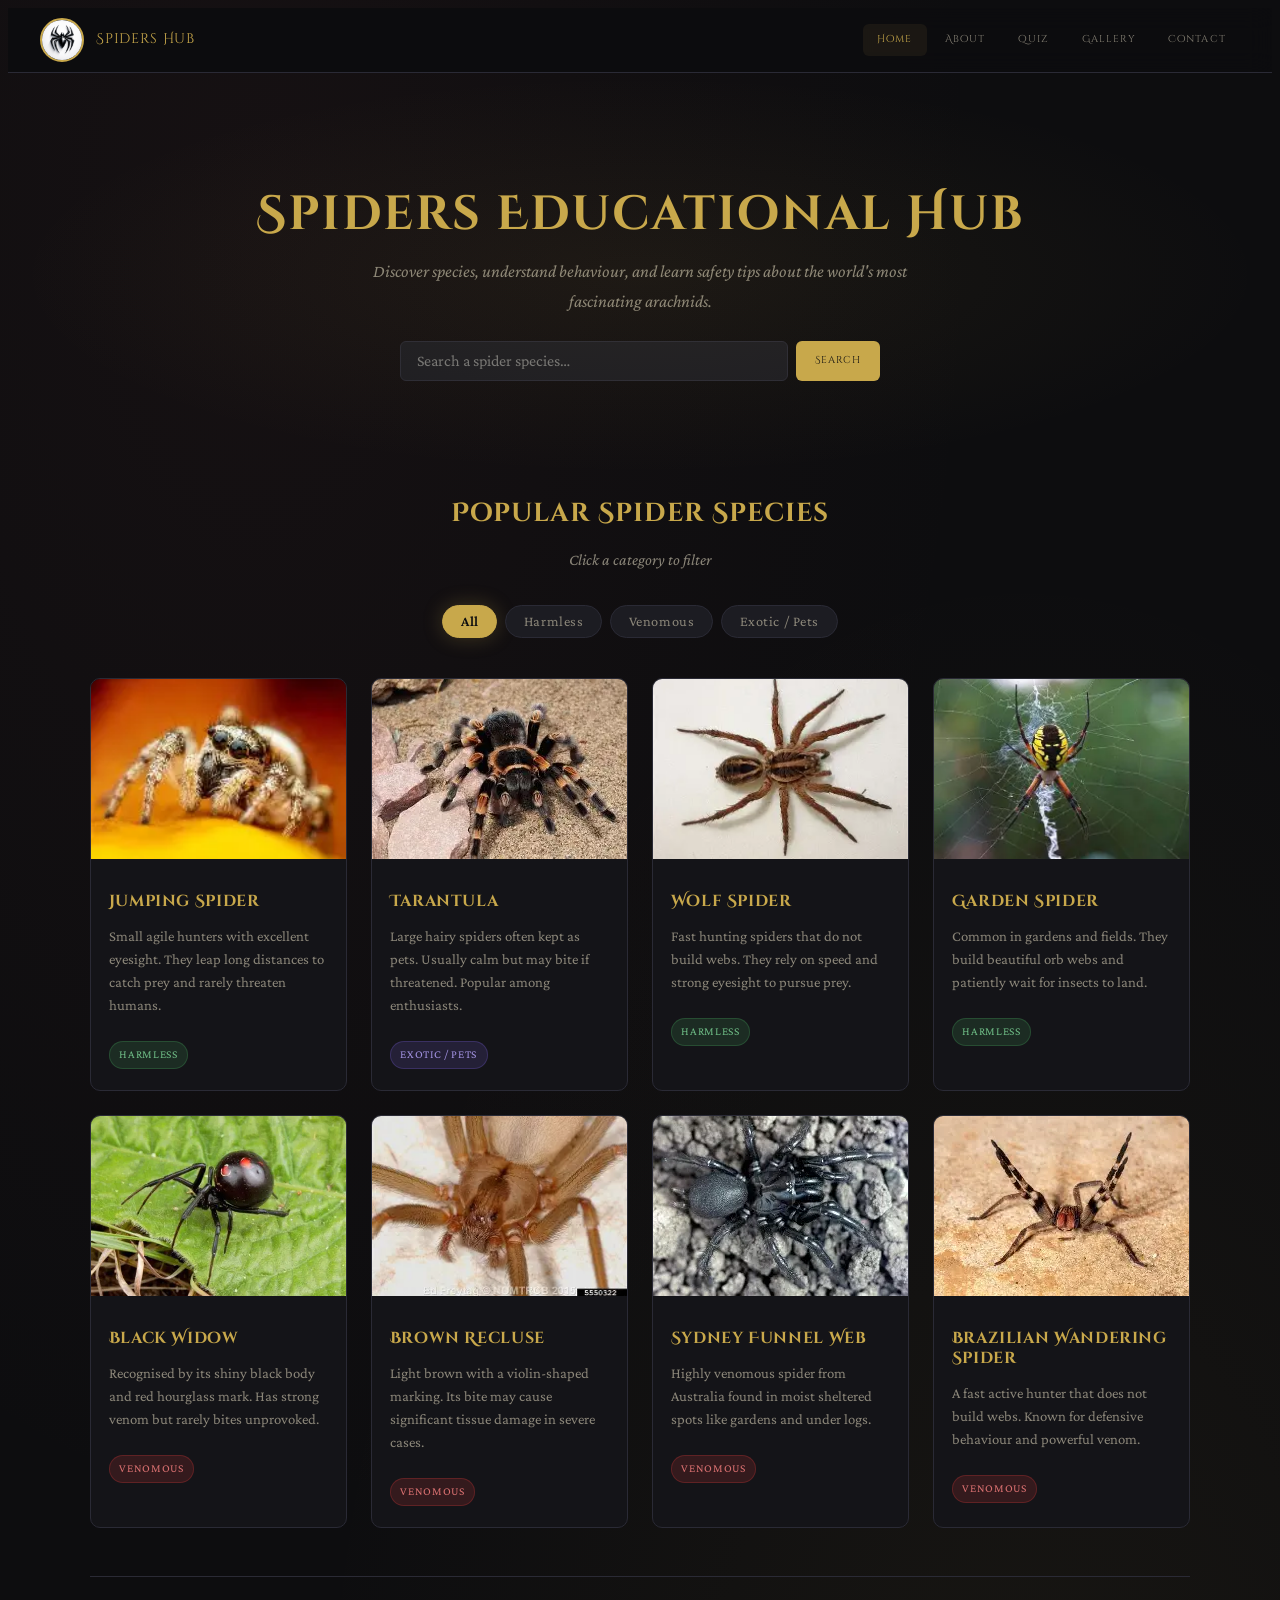
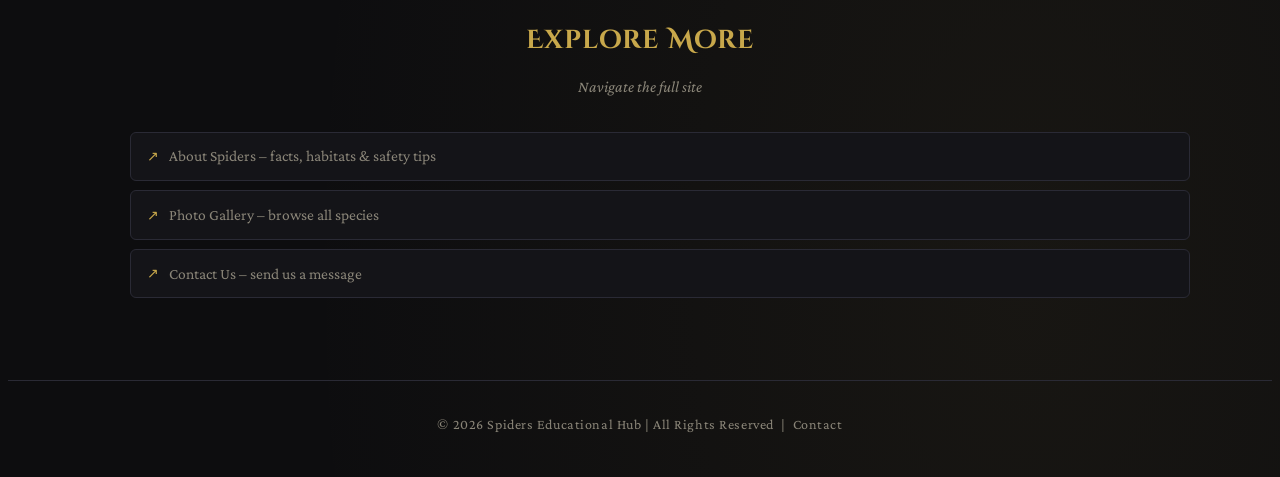
<file: index.html>
<!DOCTYPE html>
<html lang="en">
<head>
  <meta charset="UTF-8" />
  <meta name="viewport" content="width=device-width, initial-scale=1.0" />
  <title>Spiders Educational Hub</title>
  <link rel="stylesheet" href="style.css" />
</head>
<body>

  <!-- ===== NAV ===== -->
  <nav class="site-nav">
    <a class="nav-brand" href="index.html">
      <img src="Spider_logo.jpg" alt="Spider logo" />
      <span>Spiders Hub</span>
    </a>
    <ul class="nav-links">
      <li><a href="index.html"   class="active">Home</a></li>
      <li><a href="about.html">About</a></li>
      <li><a href="Quiz.html ">quiz</a></li> 
      <li><a href="gallery.html">Gallery</a></li>
      <li><a href="contact.html">Contact</a></li>
    </ul>
  </nav>

  <!-- ===== HERO ===== -->
  <header class="page-hero">
    <h1>Spiders Educational Hub</h1>
    <p>Discover species, understand behaviour, and learn safety tips about the world's most fascinating arachnids.</p>

    <!-- Search -->
    <div class="search-bar">
      <input id="searchInput" type="text" placeholder="Search a spider species…" />
      <button onclick="runSearch()">Search</button>
    </div>
  </header>

  <!-- ===== MAIN CONTENT ===== -->
  <main class="container">

    <!-- Slicer tabs -->
    <div class="section-title">
      <h2>Popular Spider Species</h2>
      <p>Click a category to filter</p>
    </div>

    <div class="slicer-bar" role="group" aria-label="Filter by category">
      <button class="slicer-btn active" data-filter="all">All</button>
      <button class="slicer-btn" data-filter="harmless">Harmless</button>
      <button class="slicer-btn" data-filter="venomous">Venomous</button>
      <button class="slicer-btn" data-filter="exotic">Exotic / Pets</button>
    </div>

    <!-- Cards -->
    <div class="card-grid" id="spiderGrid">

      <div class="card" data-category="harmless">
        <img src="jumping_spider.jpg" alt="Jumping Spider" />
        <div class="card-body">
          <h3>Jumping Spider</h3>
          <p>Small agile hunters with excellent eyesight. They leap long distances to catch prey and rarely threaten humans.</p>
          <span class="card-tag tag-harmless">Harmless</span>
        </div>
      </div>

      <div class="card" data-category="exotic">
        <img src="tarantula.jpg" alt="Tarantula" />
        <div class="card-body">
          <h3>Tarantula</h3>
          <p>Large hairy spiders often kept as pets. Usually calm but may bite if threatened. Popular among enthusiasts.</p>
          <span class="card-tag tag-exotic">Exotic / Pets</span>
        </div>
      </div>

      <div class="card" data-category="harmless">
        <img src="wolf_spider.jpg" alt="Wolf Spider" />
        <div class="card-body">
          <h3>Wolf Spider</h3>
          <p>Fast hunting spiders that do not build webs. They rely on speed and strong eyesight to pursue prey.</p>
          <span class="card-tag tag-harmless">Harmless</span>
        </div>
      </div>

      <div class="card" data-category="harmless">
        <img src="garden_spider.jpg" alt="Garden Spider" />
        <div class="card-body">
          <h3>Garden Spider</h3>
          <p>Common in gardens and fields. They build beautiful orb webs and patiently wait for insects to land.</p>
          <span class="card-tag tag-harmless">Harmless</span>
        </div>
      </div>

      <div class="card" data-category="venomous">
        <img src="black_widow_spider.jpg" alt="Black Widow" />
        <div class="card-body">
          <h3>Black Widow</h3>
          <p>Recognised by its shiny black body and red hourglass mark. Has strong venom but rarely bites unprovoked.</p>
          <span class="card-tag tag-venomous">Venomous</span>
        </div>
      </div>

      <div class="card" data-category="venomous">
        <img src="brown_recluse_spider.jpg" alt="Brown Recluse" />
        <div class="card-body">
          <h3>Brown Recluse</h3>
          <p>Light brown with a violin-shaped marking. Its bite may cause significant tissue damage in severe cases.</p>
          <span class="card-tag tag-venomous">Venomous</span>
        </div>
      </div>

      <div class="card" data-category="venomous">
        <img src="sydney_funnel_web_spider.jpg" alt="Sydney Funnel Web" />
        <div class="card-body">
          <h3>Sydney Funnel Web</h3>
          <p>Highly venomous spider from Australia found in moist sheltered spots like gardens and under logs.</p>
          <span class="card-tag tag-venomous">Venomous</span>
        </div>
      </div>

      <div class="card" data-category="venomous">
        <img src="brazilian_wandering_spider.jpg" alt="Brazilian Wandering Spider" />
        <div class="card-body">
          <h3>Brazilian Wandering Spider</h3>
          <p>A fast active hunter that does not build webs. Known for defensive behaviour and powerful venom.</p>
          <span class="card-tag tag-venomous">Venomous</span>
        </div>
      </div>

    </div><!-- /card-grid -->

    <hr class="divider" />

    <!-- Internal page links -->
    <div class="section-title">
      <h2>Explore More</h2>
      <p>Navigate the full site</p>
    </div>

    <ul class="info-list">
      <li><a href="about.html">About Spiders – facts, habitats &amp; safety tips</a></li>
      <li><a href="gallery.html">Photo Gallery – browse all species</a></li>
      <li><a href="contact.html">Contact Us – send us a message</a></li>
    </ul>

  </main>

  <!-- ===== FOOTER ===== -->
  <footer class="site-footer">
    © 2026 Spiders Educational Hub | All Rights Reserved &nbsp;|&nbsp;
    <a href="contact.html">Contact</a>
  </footer>

  <!-- ===== SCRIPTS ===== -->
  <script>
    /* --- Slicer filter --- */
    const slicerBtns = document.querySelectorAll('.slicer-btn');
    const cards      = document.querySelectorAll('.card');

    slicerBtns.forEach(btn => {
      btn.addEventListener('click', () => {
        slicerBtns.forEach(b => b.classList.remove('active'));
        btn.classList.add('active');
        const filter = btn.dataset.filter;
        cards.forEach(card => {
          if (filter === 'all' || card.dataset.category === filter) {
            card.classList.remove('hidden');
          } else {
            card.classList.add('hidden');
          }
        });
      });
    });

    /* --- Search --- */
    function runSearch() {
      const q = document.getElementById('searchInput').value.trim().toLowerCase();
      cards.forEach(card => {
        const text = card.innerText.toLowerCase();
        card.classList.toggle('hidden', q && !text.includes(q));
      });
      // reset slicer highlight
      slicerBtns.forEach(b => b.classList.remove('active'));
      document.querySelector('[data-filter="all"]').classList.add('active');
    }

    document.getElementById('searchInput').addEventListener('keyup', e => {
      if (e.key === 'Enter') runSearch();
    });
  </script>

</body>
</html>
</file>
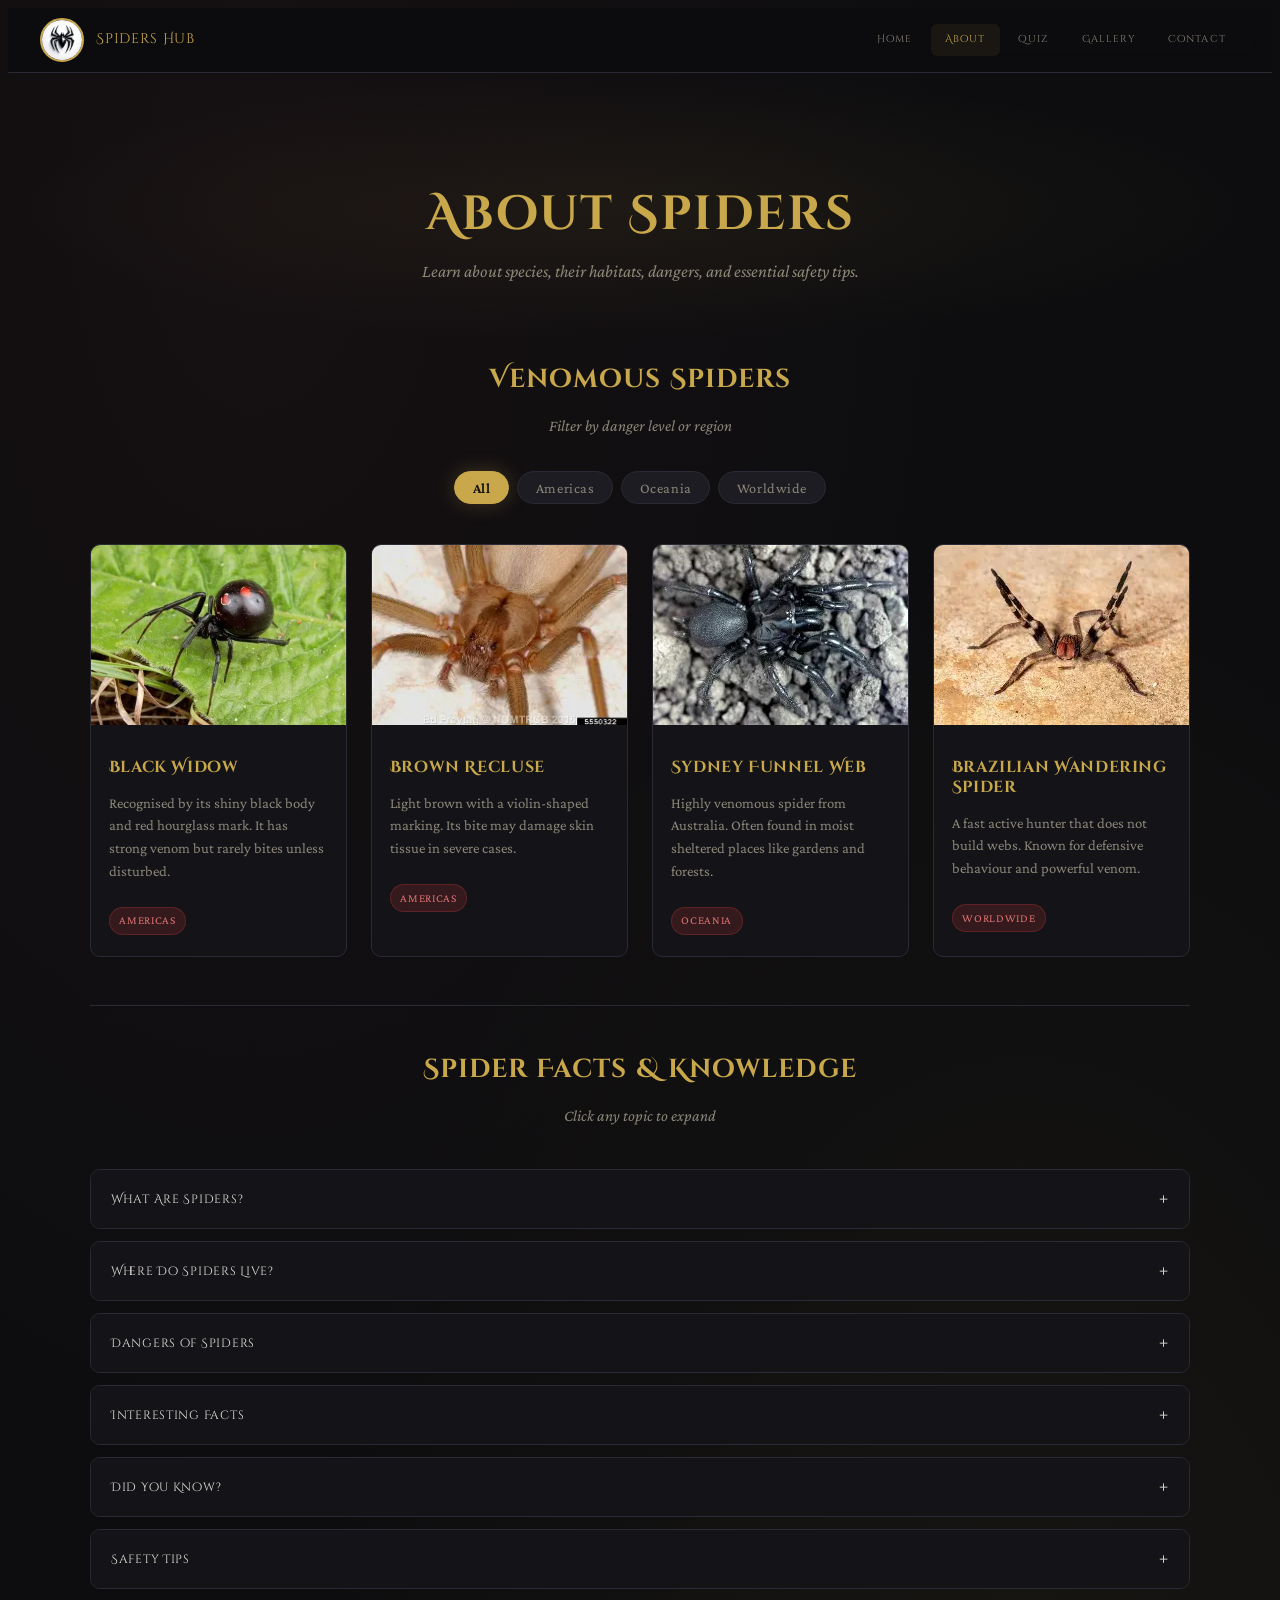
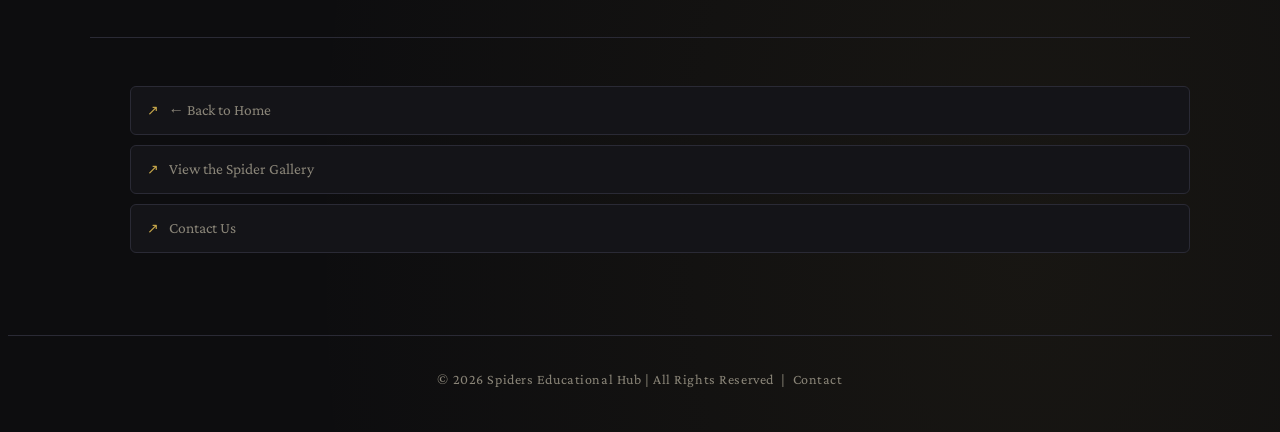
<file: about.html>
<!DOCTYPE html>
<html lang="en">
<head>
  <meta charset="UTF-8" />
  <meta name="viewport" content="width=device-width, initial-scale=1.0" />
  <title>About Spiders | Spiders Educational Hub</title>
  <link rel="stylesheet" href="style.css" />
</head>
<body>

  <!-- ===== NAV ===== -->
  <nav class="site-nav">
    <a class="nav-brand" href="index.html">
      <img src="Spider_logo.jpg" alt="Spider logo" />
      <span>Spiders Hub</span>
    </a>
    <ul class="nav-links">
      <li><a href="index.html">Home</a></li>
      <li><a href="about.html" class="active">About</a></li>
      <li><a href="Quiz.html ">quiz</a></li>
      <li><a href="gallery.html">Gallery</a></li>
      <li><a href="contact.html">Contact</a></li>
    </ul>
  </nav>

  <!-- ===== HERO ===== -->
  <header class="page-hero">
    <h1>About Spiders</h1>
    <p>Learn about species, their habitats, dangers, and essential safety tips.</p>
  </header>

  <!-- ===== MAIN ===== -->
  <main class="container">

    <!-- === Venomous Spiders section with slicer === -->
    <div class="section-title">
      <h2>Venomous Spiders</h2>
      <p>Filter by danger level or region</p>
    </div>

    <div class="slicer-bar" role="group" aria-label="Filter venomous spiders">
      <button class="slicer-btn active" data-filter="all">All</button>
      <button class="slicer-btn" data-filter="americas">Americas</button>
      <button class="slicer-btn" data-filter="oceania">Oceania</button>
      <button class="slicer-btn" data-filter="worldwide">Worldwide</button>
    </div>

    <div class="card-grid" id="venomousGrid">

      <div class="card" data-category="americas">
        <img src="black_widow_spider.jpg" alt="Black Widow Spider" />
        <div class="card-body">
          <h3>Black Widow</h3>
          <p>Recognised by its shiny black body and red hourglass mark. It has strong venom but rarely bites unless disturbed.</p>
          <span class="card-tag tag-venomous">Americas</span>
        </div>
      </div>

      <div class="card" data-category="americas">
        <img src="brown_recluse_spider.jpg" alt="Brown Recluse Spider" />
        <div class="card-body">
          <h3>Brown Recluse</h3>
          <p>Light brown with a violin-shaped marking. Its bite may damage skin tissue in severe cases.</p>
          <span class="card-tag tag-venomous">Americas</span>
        </div>
      </div>

      <div class="card" data-category="oceania">
        <img src="sydney_funnel_web_spider.jpg" alt="Sydney Funnel Web Spider" />
        <div class="card-body">
          <h3>Sydney Funnel Web</h3>
          <p>Highly venomous spider from Australia. Often found in moist sheltered places like gardens and forests.</p>
          <span class="card-tag tag-venomous">Oceania</span>
        </div>
      </div>

      <div class="card" data-category="worldwide">
        <img src="brazilian_wandering_spider.jpg" alt="Brazilian Wandering Spider" />
        <div class="card-body">
          <h3>Brazilian Wandering Spider</h3>
          <p>A fast active hunter that does not build webs. Known for defensive behaviour and powerful venom.</p>
          <span class="card-tag tag-venomous">Worldwide</span>
        </div>
      </div>

    </div><!-- /card-grid -->

    <hr class="divider" />

    <!-- === Accordion Knowledge Section === -->
    <div class="section-title">
      <h2>Spider Facts &amp; Knowledge</h2>
      <p>Click any topic to expand</p>
    </div>

    <div class="accordion" id="factsAccordion">

      <div class="accordion-item">
        <button class="accordion-header" aria-expanded="false">
          What Are Spiders?
          <span class="accordion-icon">+</span>
        </button>
        <div class="accordion-body">
          Spiders are arachnids with eight legs and two body parts: the cephalothorax and the abdomen.
          Unlike insects which have six legs, spiders belong to the class Arachnida. They help control insect
          populations by feeding on them and play a crucial role in ecosystem balance worldwide.
        </div>
      </div>

      <div class="accordion-item">
        <button class="accordion-header" aria-expanded="false">
          Where Do Spiders Live?
          <span class="accordion-icon">+</span>
        </button>
        <div class="accordion-body">
          Spiders are incredibly adaptable. They live in forests, grasslands, deserts, mountains, wetlands,
          gardens, and even inside our homes. They have colonised every continent on Earth except Antarctica,
          making them one of the most widespread predators in the animal kingdom.
        </div>
      </div>

      <div class="accordion-item">
        <button class="accordion-header" aria-expanded="false">
          Dangers of Spiders
          <span class="accordion-icon">+</span>
        </button>
        <div class="accordion-body">
          Most of the world's 48,000+ spider species are completely harmless to humans. However, a small number —
          such as the Black Widow, Brown Recluse, and Sydney Funnel Web — possess venom capable of causing serious
          medical reactions. Deaths from spider bites are very rare when medical treatment is available promptly.
        </div>
      </div>

      <div class="accordion-item">
        <button class="accordion-header" aria-expanded="false">
          Interesting Facts
          <span class="accordion-icon">+</span>
        </button>
        <div class="accordion-body">
          There are over 48,000 known spider species found on every continent except Antarctica. Spider silk is
          one of the strongest natural materials known — weight for weight, stronger than steel. Some species can
          live for 20+ years, and the Goliath Birdeater tarantula can have a leg span of up to 30 cm.
        </div>
      </div>

      <div class="accordion-item">
        <button class="accordion-header" aria-expanded="false">
          Did You Know?
          <span class="accordion-icon">+</span>
        </button>
        <div class="accordion-body">
          Spiders are not insects — they are arachnids. Spiders have up to eight eyes, though many species have
          poor vision. Jumping spiders, however, have exceptional eyesight. Some spiders can walk on water,
          and certain aquatic species even build air-bubble "diving bells" to live underwater.
        </div>
      </div>

      <div class="accordion-item">
        <button class="accordion-header" aria-expanded="false">
          Safety Tips
          <span class="accordion-icon">+</span>
        </button>
        <div class="accordion-body">
          Stay calm when you encounter a spider — they are far more afraid of you. Avoid touching unfamiliar
          species with bare hands. Shake out shoes, gloves, and clothing left outdoors. Seal cracks and gaps
          around windows and doors. If bitten by a spider you suspect is venomous, seek medical attention
          immediately and try to safely photograph it for identification.
        </div>
      </div>

    </div><!-- /accordion -->

    <hr class="divider" />

    <!-- Nav links -->
    <ul class="info-list">
      <li><a href="index.html">← Back to Home</a></li>
      <li><a href="gallery.html">View the Spider Gallery</a></li>
      <li><a href="contact.html">Contact Us</a></li>
    </ul>

  </main>

  <!-- ===== FOOTER ===== -->
  <footer class="site-footer">
    © 2026 Spiders Educational Hub | All Rights Reserved &nbsp;|&nbsp;
    <a href="contact.html">Contact</a>
  </footer>

  <!-- ===== SCRIPTS ===== -->
  <script>
    /* --- Slicer filter (venomous grid) --- */
    const slicerBtns = document.querySelectorAll('.slicer-btn');
    const cards      = document.querySelectorAll('#venomousGrid .card');

    slicerBtns.forEach(btn => {
      btn.addEventListener('click', () => {
        slicerBtns.forEach(b => b.classList.remove('active'));
        btn.classList.add('active');
        const filter = btn.dataset.filter;
        cards.forEach(card => {
          card.classList.toggle('hidden', filter !== 'all' && card.dataset.category !== filter);
        });
      });
    });

    /* --- Accordion --- */
    document.querySelectorAll('.accordion-header').forEach(header => {
      header.addEventListener('click', () => {
        const isOpen   = header.classList.contains('open');
        const body     = header.nextElementSibling;
        // close all
        document.querySelectorAll('.accordion-header').forEach(h => {
          h.classList.remove('open');
          h.setAttribute('aria-expanded', 'false');
          h.nextElementSibling.classList.remove('open');
        });
        // toggle clicked
        if (!isOpen) {
          header.classList.add('open');
          header.setAttribute('aria-expanded', 'true');
          body.classList.add('open');
        }
      });
    });
  </script>

</body>
</html>
</file>
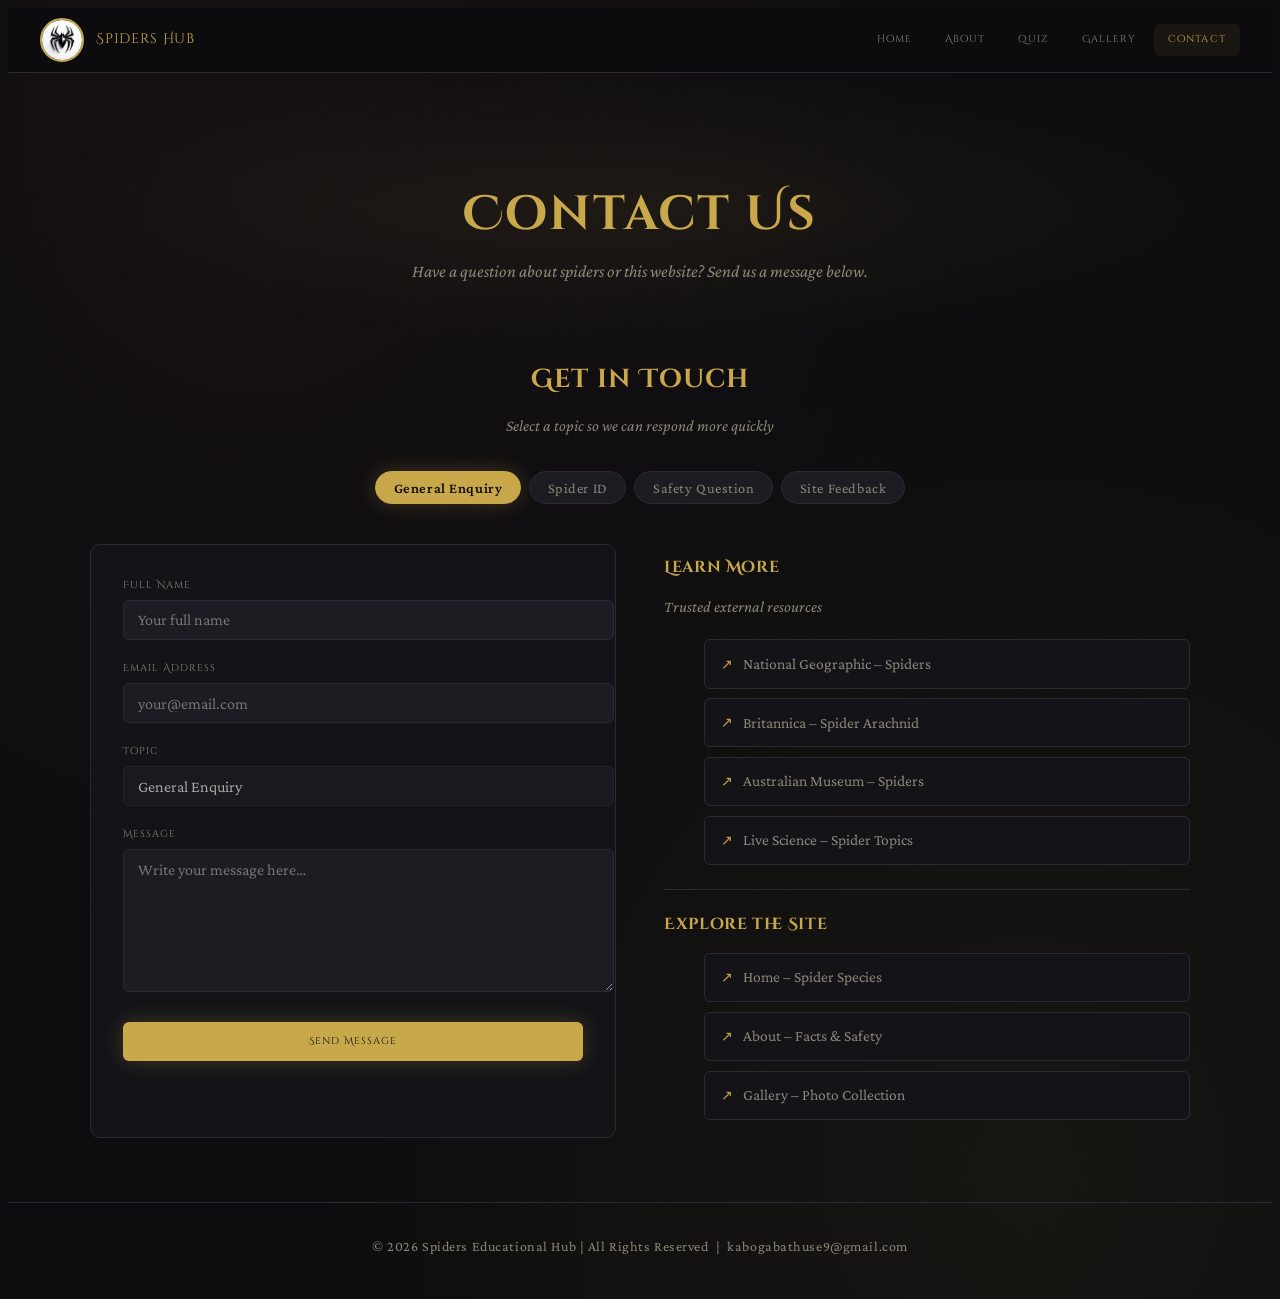
<file: contact.html>
<!DOCTYPE html>
<html lang="en">
<head>
  <meta charset="UTF-8" />
  <meta name="viewport" content="width=device-width, initial-scale=1.0" />
  <title>Contact | Spiders Educational Hub</title>
  <link rel="stylesheet" href="style.css" />
</head>
<body>

  <!-- ===== NAV ===== -->
  <nav class="site-nav">
    <a class="nav-brand" href="index.html">
      <img src="Spider_logo.jpg" alt="Spider logo" />
      <span>Spiders Hub</span>
    </a>
    <ul class="nav-links">
      <li><a href="index.html">Home</a></li>
      <li><a href="about.html">About</a></li>
      <li><a href="Quiz.html ">quiz</a></li>
      <li><a href="gallery.html">Gallery</a></li>
      <li><a href="contact.html" class="active">Contact</a></li>
    </ul>
  </nav>

  <!-- ===== HERO ===== -->
  <header class="page-hero">
    <h1>Contact Us</h1>
    <p>Have a question about spiders or this website? Send us a message below.</p>
  </header>

  <!-- ===== MAIN ===== -->
  <main class="container">

    <!-- Slicer: choose topic -->
    <div class="section-title">
      <h2>Get in Touch</h2>
      <p>Select a topic so we can respond more quickly</p>
    </div>

    <div class="slicer-bar" id="topicSlicer" role="group" aria-label="Select message topic">
      <button class="slicer-btn active" data-topic="General Enquiry">General Enquiry</button>
      <button class="slicer-btn" data-topic="Spider Identification">Spider ID</button>
      <button class="slicer-btn" data-topic="Safety Question">Safety Question</button>
      <button class="slicer-btn" data-topic="Website Feedback">Site Feedback</button>
    </div>

    <div class="contact-wrapper">

      <!-- === FORM ===
           Uses Formspree to forward messages to kabogabathuse9@gmail.com
           Replace YOUR_FORM_ID below with the ID you get from formspree.io after signing up.
           Steps:
             1. Go to https://formspree.io and create a free account.
             2. Create a new form with the email kabogabathuse9@gmail.com.
             3. Copy your form ID (looks like "xdkozpaj") and paste it into the action URL below.
      -->
      <div class="contact-form" id="formWrapper">
        <form
          id="contactForm"
          action="https://formspree.io/f/YOUR_FORM_ID"
          method="POST"
          onsubmit="handleSubmit(event)"
        >
          <!-- Hidden field: routes to kabogabathuse9@gmail.com -->
          <input type="hidden" name="_replyto" value="kabogabathuse9@gmail.com" />
          <!-- Pre-filled topic from slicer -->
          <input type="hidden" name="topic" id="hiddenTopic" value="General Enquiry" />

          <div class="form-group">
            <label for="fullName">Full Name</label>
            <input
              type="text"
              id="fullName"
              name="name"
              placeholder="Your full name"
              required
            />
          </div>

          <div class="form-group">
            <label for="email">Email Address</label>
            <input
              type="email"
              id="email"
              name="email"
              placeholder="your@email.com"
              required
            />
          </div>

          <div class="form-group">
            <label for="topicDisplay">Topic</label>
            <input
              type="text"
              id="topicDisplay"
              value="General Enquiry"
              readonly
              style="cursor:default; opacity:0.7;"
            />
          </div>

          <div class="form-group">
            <label for="message">Message</label>
            <textarea
              id="message"
              name="message"
              placeholder="Write your message here…"
              required
            ></textarea>
          </div>

          <button type="submit" class="btn-submit">Send Message</button>
        </form>

        <!-- Success message shown after submit -->
        <div class="form-success" id="formSuccess">
          ✓ Message sent! We'll reply to you shortly.
        </div>
      </div><!-- /contact-form -->

      <!-- === SIDE INFO === -->
      <aside>
        <div class="section-title" style="text-align:left; margin-bottom:1.2rem;">
          <h2 style="font-size:1rem;">Learn More</h2>
          <p>Trusted external resources</p>
        </div>

        <ul class="info-list">
          <li><a href="https://www.nationalgeographic.com/animals/invertebrates/facts/spiders" target="_blank" rel="noopener">National Geographic – Spiders</a></li>
          <li><a href="https://www.britannica.com/animal/spider-arachnid" target="_blank" rel="noopener">Britannica – Spider Arachnid</a></li>
          <li><a href="https://australian.museum/learn/animals/spiders/" target="_blank" rel="noopener">Australian Museum – Spiders</a></li>
          <li><a href="https://www.livescience.com/topics/spiders" target="_blank" rel="noopener">Live Science – Spider Topics</a></li>
        </ul>

        <hr class="divider" style="margin:1.5rem 0;" />

        <div class="section-title" style="text-align:left; margin-bottom:1.2rem;">
          <h2 style="font-size:1rem;">Explore the Site</h2>
        </div>

        <ul class="info-list">
          <li><a href="index.html">Home – Spider Species</a></li>
          <li><a href="about.html">About – Facts &amp; Safety</a></li>
          <li><a href="gallery.html">Gallery – Photo Collection</a></li>
        </ul>
      </aside>

    </div><!-- /contact-wrapper -->

  </main>

  <!-- ===== FOOTER ===== -->
  <footer class="site-footer">
    © 2026 Spiders Educational Hub | All Rights Reserved &nbsp;|&nbsp;
    <a href="mailto:kabogabathuse9@gmail.com">kabogabathuse9@gmail.com</a>
  </footer>

  <!-- ===== SCRIPTS ===== -->
  <script>
    /* --- Topic slicer updates hidden field + display field --- */
    document.querySelectorAll('#topicSlicer .slicer-btn').forEach(btn => {
      btn.addEventListener('click', () => {
        document.querySelectorAll('#topicSlicer .slicer-btn').forEach(b => b.classList.remove('active'));
        btn.classList.add('active');
        const topic = btn.dataset.topic;
        document.getElementById('hiddenTopic').value  = topic;
        document.getElementById('topicDisplay').value = topic;
      });
    });

    /* --- Form submission with Formspree --- */
    async function handleSubmit(e) {
      e.preventDefault();
      const form = document.getElementById('contactForm');
      const data = new FormData(form);

      try {
        const res = await fetch(form.action, {
          method: 'POST',
          body: data,
          headers: { 'Accept': 'application/json' }
        });

        if (res.ok) {
          form.style.display = 'none';
          document.getElementById('formSuccess').style.display = 'block';
        } else {
          // Fallback: open mail client
          const name    = encodeURIComponent(document.getElementById('fullName').value);
          const topic   = encodeURIComponent(document.getElementById('hiddenTopic').value);
          const message = encodeURIComponent(document.getElementById('message').value);
          window.location.href =
            `mailto:kabogabathuse9@gmail.com?subject=${topic}%20from%20${name}&body=${message}`;
        }
      } catch {
        // Network error fallback: mailto
        const name    = encodeURIComponent(document.getElementById('fullName').value);
        const topic   = encodeURIComponent(document.getElementById('hiddenTopic').value);
        const message = encodeURIComponent(document.getElementById('message').value);
        window.location.href =
          `mailto:kabogabathuse9@gmail.com?subject=${topic}%20from%20${name}&body=${message}`;
      }
    }
  </script>

</body>
</html>
</file>
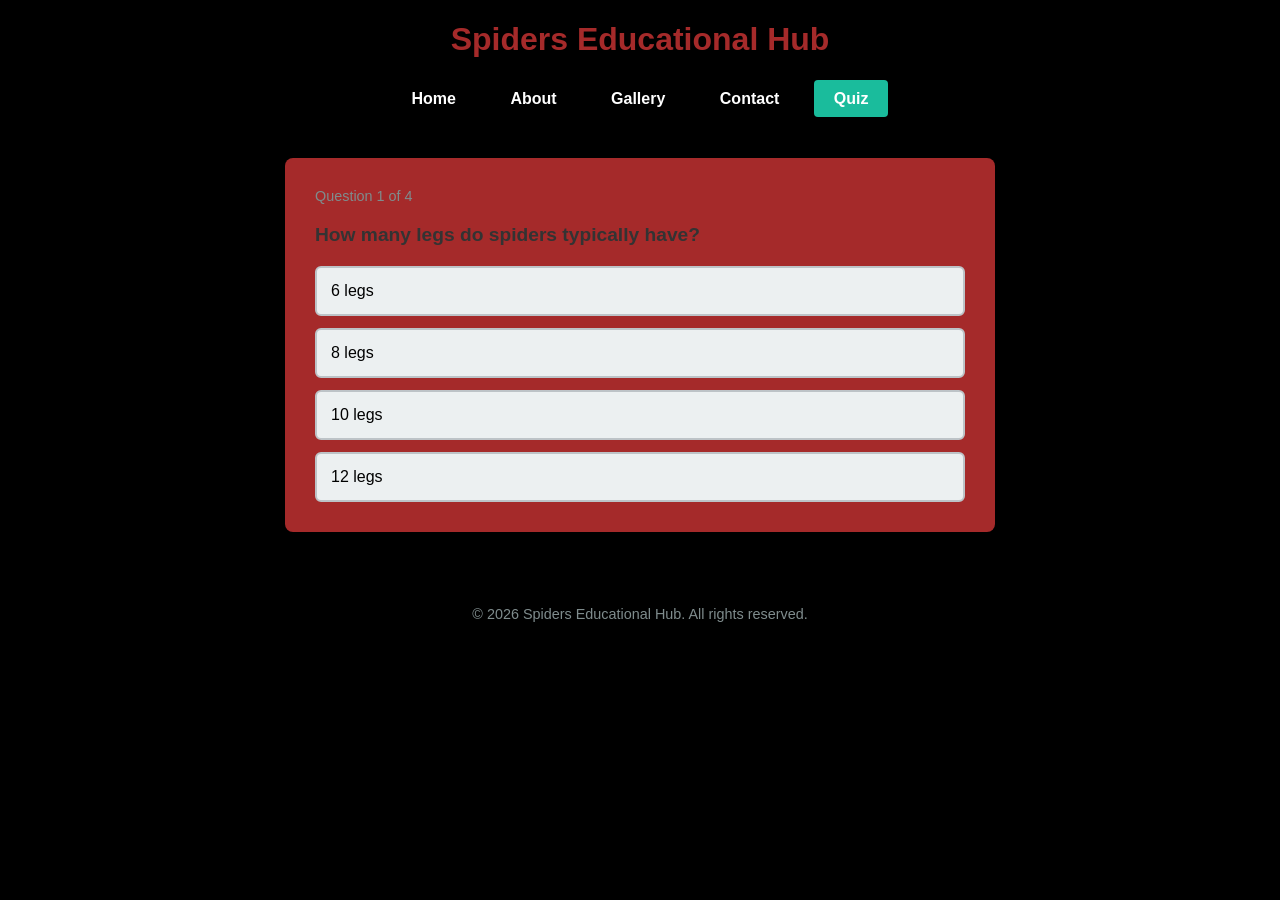
<file: Quiz.html>
<!DOCTYPE html>
<html lang="en">
<head>
    <meta charset="UTF-8">
    <meta name="viewport" content="width=device-width, initial-scale=1.0">
    <title>Spider Quiz - be inspired</title>
    <style>
        body {
            font-family: 'Segoe UI', Tahoma, Geneva, Verdana, sans-serif;
            background-color: black;
            color: #333;
            margin: 0;
            padding: 0;
        }

        header {
            background-color: light brown;
            color: brown;
            padding: 20px text-align;
            text-align: center;
        }

        nav {
            background-color: var(--bg);
            text-align: center;
            padding: 10px 0;
        }

        nav a {
            color: white;
            text-decoration: none;
            padding: 10px 20px;
            margin: 0 5px;
            font-weight: bold;
        }

        nav a:hover, nav a.active {
            background-color: #1abc9c;
            border-radius: 4px;
        }

        .container {
            max-width: 650px;
            margin: 40px auto;
            background: brown;
            padding: 30px;
            border-radius: 8px;
            box-shadow: 0 4px 15px rgba(0,0,0,0.1);
        }

        h2 {
            color: #2c3e50;
            margin-top: 0;
        }

        .quiz-progress {
            font-size: 0.9rem;
            color: #7f8c8d;
            margin-bottom: 20px;
        }

        .question {
            font-size: 1.2rem;
            font-weight: 600;
            margin-bottom: 20px;
        }

        .options-container {
            display: flex;
            flex-direction: column;
            gap: 12px;
        }

        .option-btn {
            background-color: #ecf0f1;
            border: 2px solid #bdc3c7;
            border-radius: 6px;
            padding: 14px;
            font-size: 1rem;
            text-align: left;
            cursor: pointer;
            transition: all 0.2s ease;
        }

        .option-btn:hover {
            background-color: #e0e6e8;
            border-color: #34495e;
        }

    
        .results-card {
            text-align: center;
            display: none;
        }

        .score-display {
            font-size: 3rem;
            font-weight: bold;
            color: #1abc9c;
            margin: 20px 0;
        }

        .restart-btn {
            background-color: #2c3e50;
            color: white;
            border: none;
            padding: 12px 25px;
            font-size: 1rem;
            border-radius: 5px;
            cursor: pointer;
            margin-top: 15px;
        }

        .restart-btn:hover {
            background-color: #1abc9c;
        }

        footer {
            text-align: center;
            padding: 20px;
            color: #7f8c8d;
            font-size: 0.9rem;
            margin-top: 40px;
        }
    </style>
</head>
<body>

    <header>
        <h1>Spiders Educational Hub</h1>
    </header>

    <nav>
        <a href="index.html">Home</a>
        <a href="about.html">About</a>
        <a href="gallery.html">Gallery</a>
        <a href="contact.html">Contact</a>
        <a href="quiz.html" class="active">Quiz</a>
    </nav>

    <div class="container">
        
        <div id="quiz-box">
            <div class="quiz-progress" id="progress">Question 1 of 4</div>
            <div class="question" id="question-text">Loading question...</div>
            <div class="options-container" id="options-box">
                
            </div>
        </div>


        <div id="results-box" class="results-card">
            <h2>Quiz Completed!</h2>
            <p>Your spider knowledge score is:</p>
            <div class="score-display" id="final-score">0 / 0</div>
            <p id="feedback-text">Good effort!</p>
            <button class="restart-btn" onclick="restartQuiz()">Try Again</button>
        </div>
    </div>

    <footer>
        <p>&copy; 2026 Spiders Educational Hub. All rights reserved.</p>
    </footer>

    <script>
    
        const quizData = [
            {
                question: "How many legs do spiders typically have?",
                options: ["6 legs", "8 legs", "10 legs", "12 legs"],
                correct: 1 // Index of "8 legs"
            },
            {
                question: "Which of these spiders is famous for a red hourglass shape on its abdomen?",
                options: ["Wolf Spider", "Daddy Long Legs", "Black Widow", "Huntsman Spider"],
                correct: 2
            },
            {
                question: "True or False: All species of spiders spin webs to catch their prey.",
                options: ["True", "False (Some hunt actively without webs)"],
                correct: 1
            },
            {
                question: "What is the name of the specialized organ spiders use to produce silk?",
                options: ["Spinnerets", "Pedipalps", "Chelicerae", "Cephalothorax"],
                correct: 0
            }
        ];

        let currentQuestionIndex = 0;
        let score = 0;

        const progressEl = document.getElementById("progress");
        const questionTextEl = document.getElementById("question-text");
        const optionsBoxEl = document.getElementById("options-box");
        const quizBoxEl = document.getElementById("quiz-box");
        const resultsBoxEl = document.getElementById("results-box");
        const finalScoreEl = document.getElementById("final-score");
        const feedbackTextEl = document.getElementById("feedback-text");

        function loadQuestion() {
            // Get current question object
            const currentQuestion = quizData[currentQuestionIndex];
            
            // Update progress text and question text
            progressEl.textContent = `Question ${currentQuestionIndex + 1} of ${quizData.length}`;
            questionTextEl.textContent = currentQuestion.question;
            
        
            optionsBoxEl.innerHTML = "";
            
        
            currentQuestion.options.forEach((option, index) => {
                const button = document.createElement("button");
                button.classList.add("option-btn");
                button.textContent = option;
                
                button.addEventListener("click", () => handleAnswer(index));
                optionsBoxEl.appendChild(button);
            });
        }

        function handleAnswer(selectedIndex) {
            const currentQuestion = quizData[currentQuestionIndex];
            
            
            if (selectedIndex === currentQuestion.correct) {
                score++;
            }
            
            
            currentQuestionIndex++;
            if (currentQuestionIndex < quizData.length) {
                loadQuestion();
            } else {
                showResults();
            }
        }

        function showResults() {
            
            quizBoxEl.style.display = "none";
            resultsBoxEl.style.display = "block";
            
            finalScoreEl.textContent = `${score} / ${quizData.length}`;
            
            
            if (score === quizData.length) {
                feedbackTextEl.textContent = "Flawless! You're an absolute spider expert! 🕷️";
            } else if (score >= quizData.length / 2) {
                feedbackTextEl.textContent = "Great job! You know your arachnids well.";
            } else {
                feedbackTextEl.textContent = "Keep learning! Spiders are fascinating once you get to know them.";
            }
        }

        function restartQuiz() {
            score = 0;
            currentQuestionIndex = 0;
            resultsBoxEl.style.display = "none";
            quizBoxEl.style.display = "block";
            loadQuestion();
        }

        
        loadQuestion();
    </script>
</body>
</html>
</file>
<file: style.css>
@import url('https://fonts.googleapis.com/css2?family=Cinzel+Decorative:wght@700&family=Crimson+Pro:ital,wght@0,300;0,400;0,600;1,300;1,400&display=swap');

/*  CSS Variables  */
:root {
  --bg:      #0d0d0f;
  --surface:  #141418;
  --surface2:#1c1c22;
  --border:  #2a2a35;
  --accent:  #c8a84b;       /* warm gold */
  --accent2: #7e3b3b;       /* deep crimson */
  --text:    #e8e4dc;
  --muted:   #8a8578;
  --white:   #ffffff;
  --radius:   10px;
  --transition: 0.3s ease;
  --shadow:   0 4px 30px rgba(0,0,0,0.6);
  --glow:   0 0 20px rgba(200,168,75,0.25);
}

/ Reset & Base  /
*, *::before, *::after { box-sizing: border-box; margin: 0; padding: 0; }

html { scroll-behavior: smooth; }

body {
  background-color: var(--bg);
  color: var(--text);
  font-family: 'Crimson Pro', Georgia, serif;
  font-size: 18px;
  line-height: 1.7;
  min-height: 100vh;
  /* subtle silk-web texture via repeating-linear-gradient */
  background-image:
    radial-gradient(ellipse at 20% 10%, rgba(126,59,59,0.08) 0%, transparent 50%),
    radial-gradient(ellipse at 80% 90%, rgba(200,168,75,0.06) 0%, transparent 50%);
}

img { max-width: 100%; display: block; border-radius: var(--radius); }

a { color: var(--accent); text-decoration: none; transition: color var(--transition); }
a:hover { color: var(--white); }

h1, h2, h3 {
  font-family: 'Cinzel Decorative', serif;
  color: var(--accent);
  letter-spacing: 0.04em;
  line-height: 1.25;
}

/* ---------- NAV ---------- */
.site-nav {
  position: sticky;
  top: 0;
  z-index: 100;
  background: rgba(13,13,15,0.92);
  backdrop-filter: blur(12px);
  border-bottom: 1px solid var(--border);
  padding: 0 2rem;
  display: flex;
  align-items: center;
  justify-content: space-between;
  height: 64px;
  gap: 1rem;
}

.nav-brand {
  display: flex;
  align-items: center;
  gap: 0.75rem;
  text-decoration: none;
}

.nav-brand img {
  width: 40px;
  height: 40px;
  object-fit: cover;
  border-radius: 50%;
  border: 2px solid var(--accent);
}

.nav-brand span {
  font-family: 'Cinzel Decorative', serif;
  font-size: 0.85rem;
  color: var(--accent);
  letter-spacing: 0.06em;
  display: none;
}
@media (min-width: 600px) { .nav-brand span { display: block; } }

.nav-links {
  display: flex;
  list-style: none;
  gap: 0.25rem;
}

.nav-links a {
  display: block;
  padding: 0.45rem 0.9rem;
  font-family: 'Cinzel Decorative', serif;
  font-size: 0.65rem;
  letter-spacing: 0.1em;
  color: var(--muted);
  border-radius: 6px;
  transition: color var(--transition), background var(--transition);
}

.nav-links a:hover,
.nav-links a.active {
  color: var(--accent);
  background: rgba(200,168,75,0.08);
}

/* ---------- HERO / PAGE HEADER ---------- */
.page-hero {
  text-align: center;
  padding: 5rem 1.5rem 3.5rem;
  position: relative;
  overflow: hidden;
}

.page-hero::before {
  content: '';
  position: absolute;
  inset: 0;
  background: radial-gradient(ellipse at center, rgba(200,168,75,0.07) 0%, transparent 70%);
  pointer-events: none;
}

.page-hero h1 { font-size: clamp(1.6rem, 5vw, 3rem); margin-bottom: 0.75rem; }

.page-hero p {
  color: var(--muted);
  font-size: 1.1rem;
  max-width: 560px;
  margin: 0 auto;
  font-style: italic;
}

/* ---------- SECTION CONTAINER ---------- */
.container {
  max-width: 1100px;
  margin: 0 auto;
  padding: 0 1.5rem 4rem;
}

/* ---------- SLICER / FILTER TABS ---------- */
.slicer-bar {
  display: flex;
  flex-wrap: wrap;
  gap: 0.5rem;
  justify-content: center;
  margin-bottom: 2.5rem;
}

.slicer-btn {
  background: var(--surface2);
  border: 1px solid var(--border);
  color: var(--muted);
  padding: 0.45rem 1.1rem;
  border-radius: 999px;
  font-family: 'Crimson Pro', serif;
  font-size: 0.9rem;
  cursor: pointer;
  transition: all var(--transition);
  letter-spacing: 0.04em;
}

.slicer-btn:hover { border-color: var(--accent); color: var(--accent); }

.slicer-btn.active {
  background: var(--accent);
  border-color: var(--accent);
  color: var(--bg);
  font-weight: 600;
  box-shadow: var(--glow);
}

/* ---------- CARD GRID ---------- */
.card-grid {
  display: grid;
  grid-template-columns: repeat(auto-fill, minmax(240px, 1fr));
  gap: 1.5rem;
}

.card {
  background: var(--surface);
  border: 1px solid var(--border);
  border-radius: var(--radius);
  overflow: hidden;
  transition: transform var(--transition), box-shadow var(--transition), border-color var(--transition);
  cursor: pointer;
  animation: fadeUp 0.4s ease both;
}

.card:hover {
  transform: translateY(-5px);
  box-shadow: var(--shadow), var(--glow);
  border-color: var(--accent);
}

@keyframes fadeUp {
  from { opacity: 0; transform: translateY(20px); }
  to   { opacity: 1; transform: translateY(0);    }
}

.card img {
  width: 100%;
  height: 180px;
  object-fit: cover;
  border-radius: 0;
  transition: transform 0.5s ease;
}

.card:hover img { transform: scale(1.05); }

.card-body { padding: 1rem 1.1rem 1.3rem; }

.card-body h3 {
  font-size: 1rem;
  margin-bottom: 0.4rem;
  color: var(--accent);
}

.card-body p {
  color: var(--muted);
  font-size: 0.92rem;
  line-height: 1.55;
}

.card-tag {
  display: inline-block;
  margin-top: 0.6rem;
  font-size: 0.72rem;
  padding: 0.2rem 0.6rem;
  border-radius: 999px;
  font-family: 'Crimson Pro', serif;
  letter-spacing: 0.06em;
  text-transform: uppercase;
}

.tag-harmless  { background: rgba(60,140,80,0.2);  color: #6dba84; border: 1px solid rgba(60,140,80,0.35); }
.tag-venomous  { background: rgba(180,50,50,0.2);  color: #d97070; border: 1px solid rgba(180,50,50,0.35); }
.tag-exotic    { background: rgba(100,80,180,0.2); color: #a090df; border: 1px solid rgba(100,80,180,0.35); }

/* hide filtered cards */
.card.hidden { display: none; }

/* ---------- FACT ACCORDION (About page) ---------- */
.accordion { margin-top: 2.5rem; }

.accordion-item {
  border: 1px solid var(--border);
  border-radius: var(--radius);
  margin-bottom: 0.75rem;
  overflow: hidden;
}

.accordion-header {
  width: 100%;
  background: var(--surface);
  border: none;
  color: var(--text);
  text-align: left;
  padding: 1rem 1.25rem;
  display: flex;
  justify-content: space-between;
  align-items: center;
  font-family: 'Cinzel Decorative', serif;
  font-size: 0.75rem;
  letter-spacing: 0.06em;
  cursor: pointer;
  transition: background var(--transition), color var(--transition);
}

.accordion-header:hover { background: var(--surface2); color: var(--accent); }
.accordion-header.open   { background: var(--surface2); color: var(--accent); }

.accordion-icon {
  font-size: 1.2rem;
  transition: transform var(--transition);
  flex-shrink: 0;
}

.accordion-header.open .accordion-icon { transform: rotate(45deg); }

.accordion-body {
  max-height: 0;
  overflow: hidden;
  transition: max-height 0.4s ease, padding 0.3s ease;
  background: var(--surface2);
  padding: 0 1.25rem;
  color: var(--muted);
  font-size: 0.97rem;
}

.accordion-body.open {
  max-height: 300px;
  padding: 1rem 1.25rem;
}

/* ---------- GALLERY LIGHTBOX ---------- */
.gallery-grid {
  display: grid;
  grid-template-columns: repeat(auto-fill, minmax(220px, 1fr));
  gap: 1rem;
}

.gallery-item {
  position: relative;
  border-radius: var(--radius);
  overflow: hidden;
  cursor: pointer;
  aspect-ratio: 1;
  border: 1px solid var(--border);
  transition: border-color var(--transition), transform var(--transition);
}

.gallery-item:hover { border-color: var(--accent); transform: scale(1.02); }

.gallery-item img {
  width: 100%;
  height: 100%;
  object-fit: cover;
  border-radius: 0;
  transition: transform 0.5s ease;
}

.gallery-item:hover img { transform: scale(1.1); }

.gallery-caption {
  position: absolute;
  bottom: 0; left: 0; right: 0;
  background: linear-gradient(transparent, rgba(0,0,0,0.85));
  padding: 1.5rem 0.75rem 0.6rem;
  font-family: 'Cinzel Decorative', serif;
  font-size: 0.6rem;
  letter-spacing: 0.08em;
  color: var(--accent);
  transform: translateY(100%);
  transition: transform var(--transition);
}

.gallery-item:hover .gallery-caption { transform: translateY(0); }

/* Lightbox */
.lightbox {
  display: none;
  position: fixed;
  inset: 0;
  background: rgba(0,0,0,0.92);
  z-index: 999;
  align-items: center;
  justify-content: center;
  flex-direction: column;
  gap: 1rem;
  padding: 2rem;
  animation: fadeIn 0.2s ease;
}

.lightbox.open { display: flex; }

@keyframes fadeIn { from { opacity: 0; } to { opacity: 1; } }

.lightbox img {
  max-width: 90vw;
  max-height: 75vh;
  object-fit: contain;
  border: 1px solid var(--accent);
  border-radius: var(--radius);
  box-shadow: var(--shadow);
}

.lightbox-title {
  font-family: 'Cinzel Decorative', serif;
  color: var(--accent);
  font-size: 0.85rem;
  letter-spacing: 0.1em;
}

.lightbox-close {
  position: fixed;
  top: 1.5rem; right: 1.5rem;
  background: var(--surface2);
  border: 1px solid var(--border);
  color: var(--text);
  width: 40px; height: 40px;
  border-radius: 50%;
  font-size: 1.2rem;
  cursor: pointer;
  display: flex; align-items: center; justify-content: center;
  transition: all var(--transition);
}

.lightbox-close:hover { background: var(--accent2); border-color: var(--accent2); color: #fff; }

/* ---------- CONTACT FORM ---------- */
.contact-wrapper {
  display: grid;
  grid-template-columns: 1fr;
  gap: 3rem;
}
@media (min-width: 700px) { .contact-wrapper { grid-template-columns: 1fr 1fr; } }

.contact-form {
  background: var(--surface);
  border: 1px solid var(--border);
  border-radius: var(--radius);
  padding: 2rem;
}

.form-group { margin-bottom: 1.25rem; }

.form-group label {
  display: block;
  font-family: 'Cinzel Decorative', serif;
  font-size: 0.62rem;
  letter-spacing: 0.1em;
  color: var(--muted);
  margin-bottom: 0.4rem;
}

.form-group input,
.form-group textarea,
.form-group select {
  width: 100%;
  background: var(--surface2);
  border: 1px solid var(--border);
  border-radius: 6px;
  padding: 0.65rem 0.9rem;
  color: var(--text);
  font-family: 'Crimson Pro', serif;
  font-size: 1rem;
  outline: none;
  transition: border-color var(--transition), box-shadow var(--transition);
}

.form-group input:focus,
.form-group textarea:focus,
.form-group select:focus {
  border-color: var(--accent);
  box-shadow: 0 0 0 3px rgba(200,168,75,0.15);
}

.form-group textarea { resize: vertical; min-height: 120px; }

.btn-submit {
  width: 100%;
  background: var(--accent);
  color: var(--bg);
  border: none;
  border-radius: 6px;
  padding: 0.8rem 1.5rem;
  font-family: 'Cinzel Decorative', serif;
  font-size: 0.65rem;
  letter-spacing: 0.1em;
  cursor: pointer;
  transition: all var(--transition);
  box-shadow: var(--glow);
}

.btn-submit:hover {
  background: #dbb94f;
  transform: translateY(-2px);
  box-shadow: 0 0 30px rgba(200,168,75,0.4);
}

.form-success {
  display: none;
  text-align: center;
  padding: 2rem;
  color: #6dba84;
  font-family: 'Cinzel Decorative', serif;
  font-size: 0.8rem;
  letter-spacing: 0.08em;
}

/* ---------- INFO CARDS (links/resources) ---------- */
.info-list { list-style: none; }

.info-list li { margin-bottom: 0.6rem; }

.info-list a {
  display: flex;
  align-items: center;
  gap: 0.6rem;
  padding: 0.65rem 1rem;
  background: var(--surface);
  border: 1px solid var(--border);
  border-radius: 6px;
  color: var(--muted);
  font-size: 0.97rem;
  transition: all var(--transition);
}

.info-list a::before { content: '↗'; color: var(--accent); font-size: 0.85rem; }
.info-list a:hover { border-color: var(--accent); color: var(--text); background: var(--surface2); }

/* ---------- DIVIDER ---------- */
.divider {
  border: none;
  border-top: 1px solid var(--border);
  margin: 3rem 0;
}

/* ---------- FOOTER ---------- */
.site-footer {
  border-top: 1px solid var(--border);
  text-align: center;
  padding: 2rem 1.5rem;
  color: var(--muted);
  font-size: 0.88rem;
  letter-spacing: 0.04em;
}

.site-footer a { color: var(--muted); }
.site-footer a:hover { color: var(--accent); }

/* ---------- SEARCH BAR (index) ---------- */
.search-bar {
  display: flex;
  gap: 0.5rem;
  max-width: 480px;
  margin: 1.5rem auto 2.5rem;
}

.search-bar input {
  flex: 1;
  background: var(--surface2);
  border: 1px solid var(--border);
  border-radius: 6px;
  padding: 0.65rem 1rem;
  color: var(--text);
  font-family: 'Crimson Pro', serif;
  font-size: 1rem;
  outline: none;
  transition: border-color var(--transition);
}

.search-bar input:focus { border-color: var(--accent); }

.search-bar button {
  background: var(--accent);
  border: none;
  border-radius: 6px;
  padding: 0.65rem 1.2rem;
  color: var(--bg);
  font-family: 'Cinzel Decorative', serif;
  font-size: 0.6rem;
  letter-spacing: 0.08em;
  cursor: pointer;
  transition: background var(--transition);
}

.search-bar button:hover { background: #dbb94f; }

/* ---------- SECTION HEADINGS ---------- */
.section-title {
  text-align: center;
  margin-bottom: 2rem;
}

.section-title h2 { font-size: clamp(1.1rem, 3vw, 1.6rem); margin-bottom: 0.35rem; }
.section-title p  { color: var(--muted); font-style: italic; font-size: 1rem; }

/* ---------- RESPONSIVE HELPERS ---------- */
@media (max-width: 480px) {
  .nav-links a { font-size: 0.55rem; padding: 0.4rem 0.6rem; }
  .page-hero { padding: 3.5rem 1rem 2.5rem; }
}
</file>
